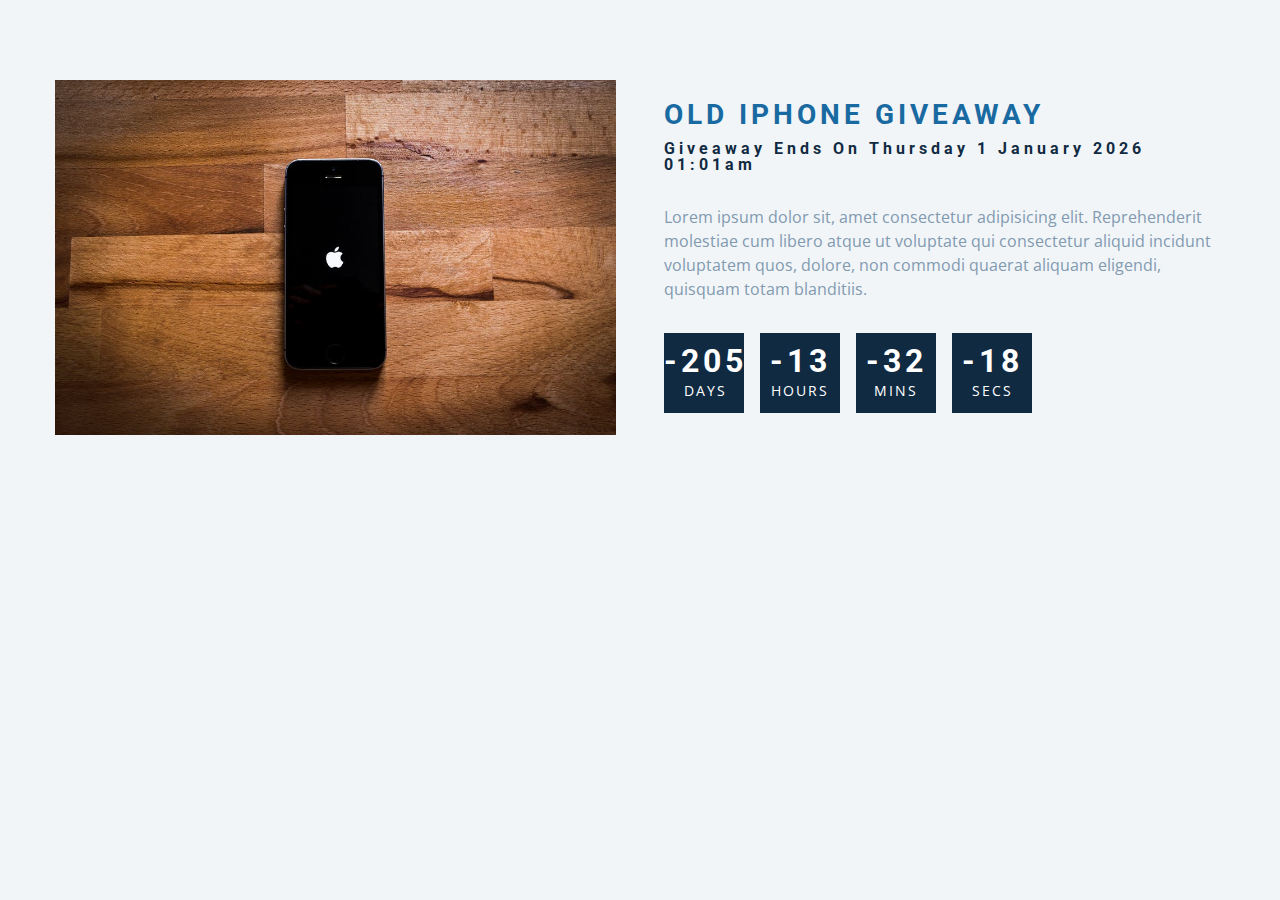
<file: Small-Projects/countdown-clock/index.html>
<!DOCTYPE html>
<html lang="en">
  <head>
    <meta charset="UTF-8" />
    <meta name="viewport" content="width=device-width, initial-scale=1.0" />
    <title>Countdown</title>

    <!-- styles -->
    <link rel="stylesheet" href="style.css" />
  </head>
  <body>
    <section class="section-center">
      <!-- image -->
      <article class="gift-img">
        <img src="image.png" alt="gift" />
      </article>
      <!-- info -->
      <article class="gift-info">
        <h3>old iphone giveaway</h3>
        <h4 class="giveaway">
          giveaway ends on Sunday, 24 April 2020, 8:00am
        </h4>
        <p>
          Lorem ipsum dolor sit, amet consectetur adipisicing elit.
          Reprehenderit molestiae cum libero atque ut voluptate qui consectetur
          aliquid incidunt voluptatem quos, dolore, non commodi quaerat aliquam
          eligendi, quisquam totam blanditiis.
        </p>
        <div class="deadline">
          <!-- days -->
          <div class="deadline-format">
            <div>
              <h4 class="days">34</h4>
              <span>days</span>
            </div>
          </div>
          <!-- end of days -->
          <!-- days -->
          <div class="deadline-format">
            <div>
              <h4 class="hours">34</h4>
              <span>hours</span>
            </div>
          </div>
          <!-- end of days -->
          <!-- minutes -->
          <div class="deadline-format">
            <div>
              <h4 class="minutes">34</h4>
              <span>mins</span>
            </div>
          </div>
          <!-- end of days -->
          <!-- minutes -->
          <div class="deadline-format">
            <div>
              <h4 class="seconds">34</h4>
              <span>secs</span>
            </div>
          </div>
          <!-- end of days -->
        </div>
      </article>
    </section>
    <!-- javascript -->
    <script src="script.js"></script>
  </body>
</html>
</file>
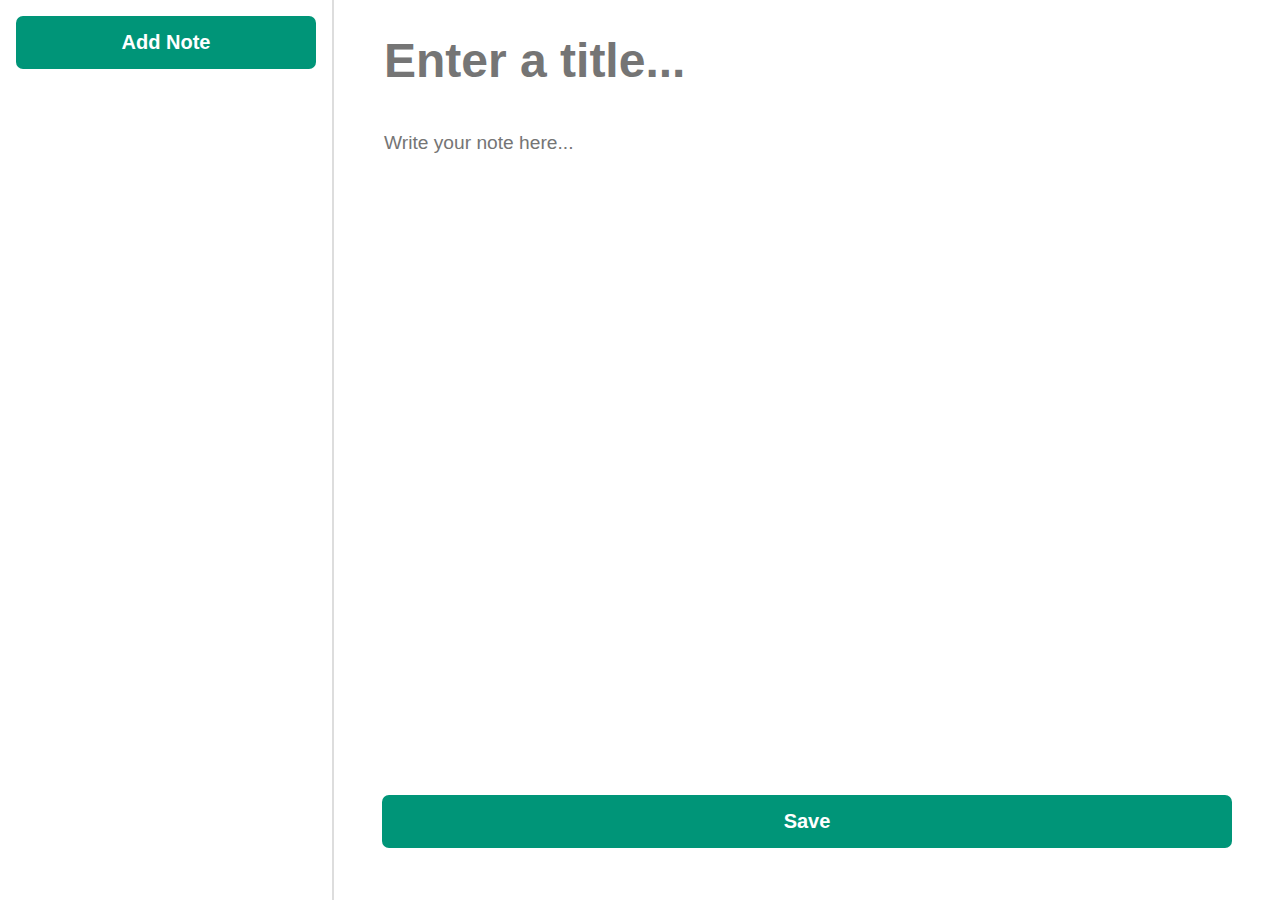
<file: Small-Projects/notes-app/index.html>
<!DOCTYPE html>
<html lang="en">
<head>
    <meta charset="UTF-8">
    <meta http-equiv="X-UA-Compatible" content="IE=edge">
    <meta name="viewport" content="width=device-width, initial-scale=1.0">
    <title>Notes App</title>
    <link rel="stylesheet" href="style.css">
</head>
<body>
    <div class="notes" id="app">
        <div class="notes-sidebar">
            <button class="notes-add btn" type="button">Add Note</button>
        </div>
        <div class="notes-preview">
            <input class="notes-title" type="text" placeholder="Enter a title...">
            <textarea class="notes-body" placeholder="Write your note here..."></textarea>
            <button class="btn" onclick="saveNote()">Save</button>
        </div>
    </div>
    <script src="script.js"></script>
</body>
</html>
</file>
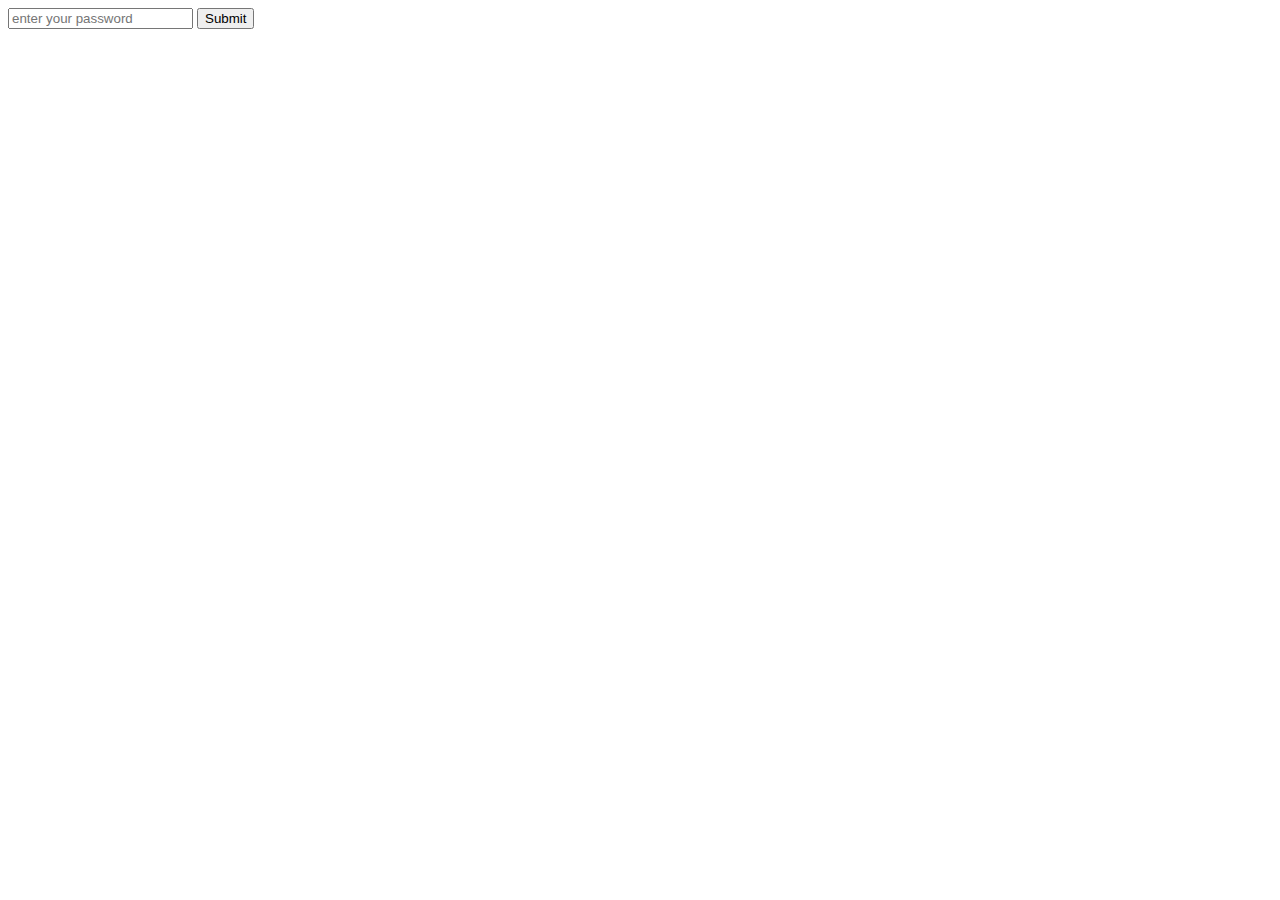
<file: js-practic/do..while.html>
<!DOCTYPE html>
<html lang="en">
<head>
    <meta charset="UTF-8">
    <meta name="viewport" content="width=device-width, initial-scale=1.0">
    <title>Document</title>
</head>
<body>
    <p id="pass" style="display: none;">you gussed the password wourrey</p>
    <input type="text" placeholder="enter your password">
<button id="submitBtn">Submit</button>

    
    <script src="do...while.js"></script>
</body>
</html>
</file>
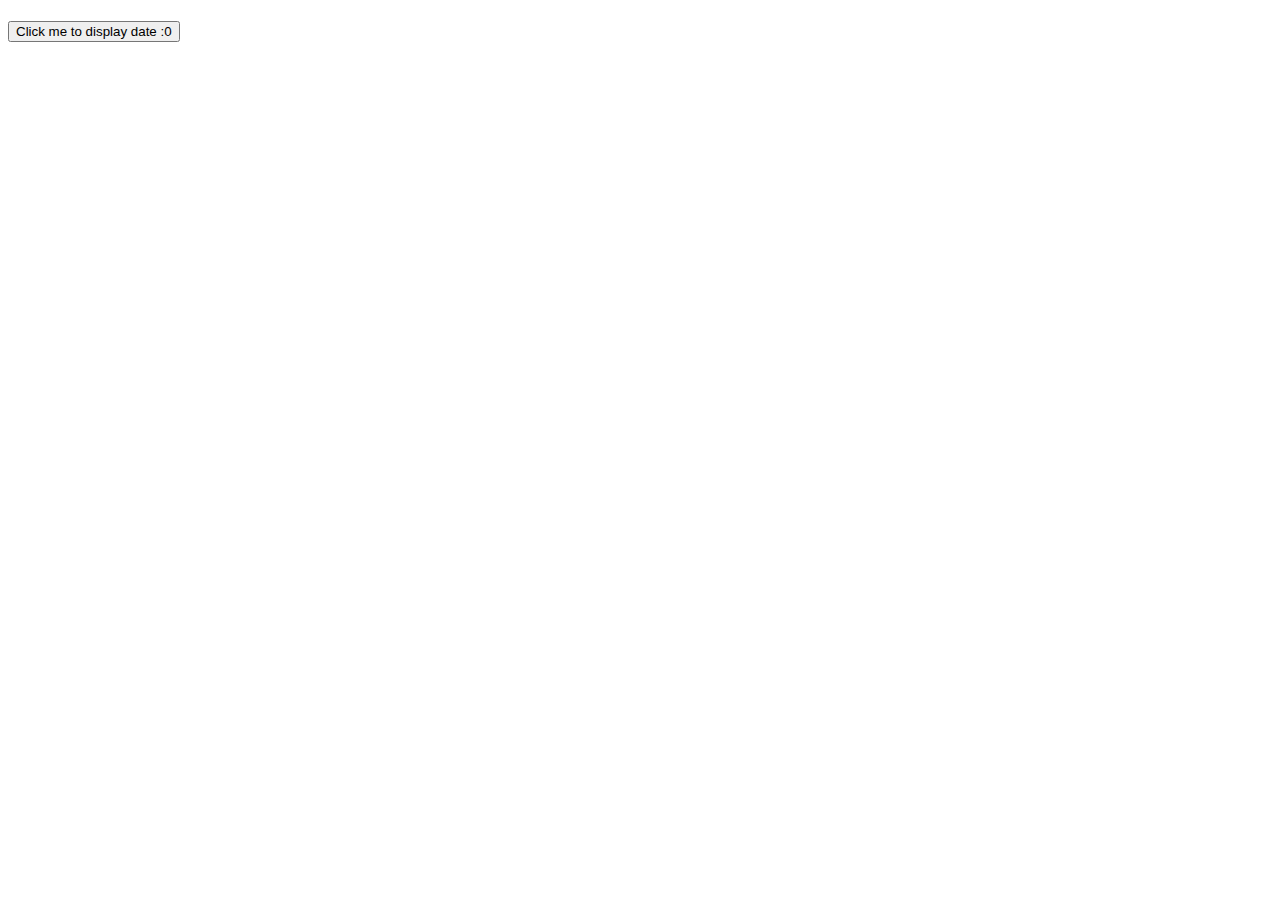
<file: js-practic/events.html>
<!DOCTYPE html>
<html lang="en">
<head>
    <meta charset="UTF-8">
    <meta name="viewport" content="width=device-width, initial-scale=1.0">
    <title>Document</title>
</head>
<body>
    <h1></h1>
    <button onclick="showTime()">Click me to display date :0</button>
</body>
<script>
    function showTime(){
        document.querySelector('h1').textContent = Date();
    }
</script>

</html>
</file>
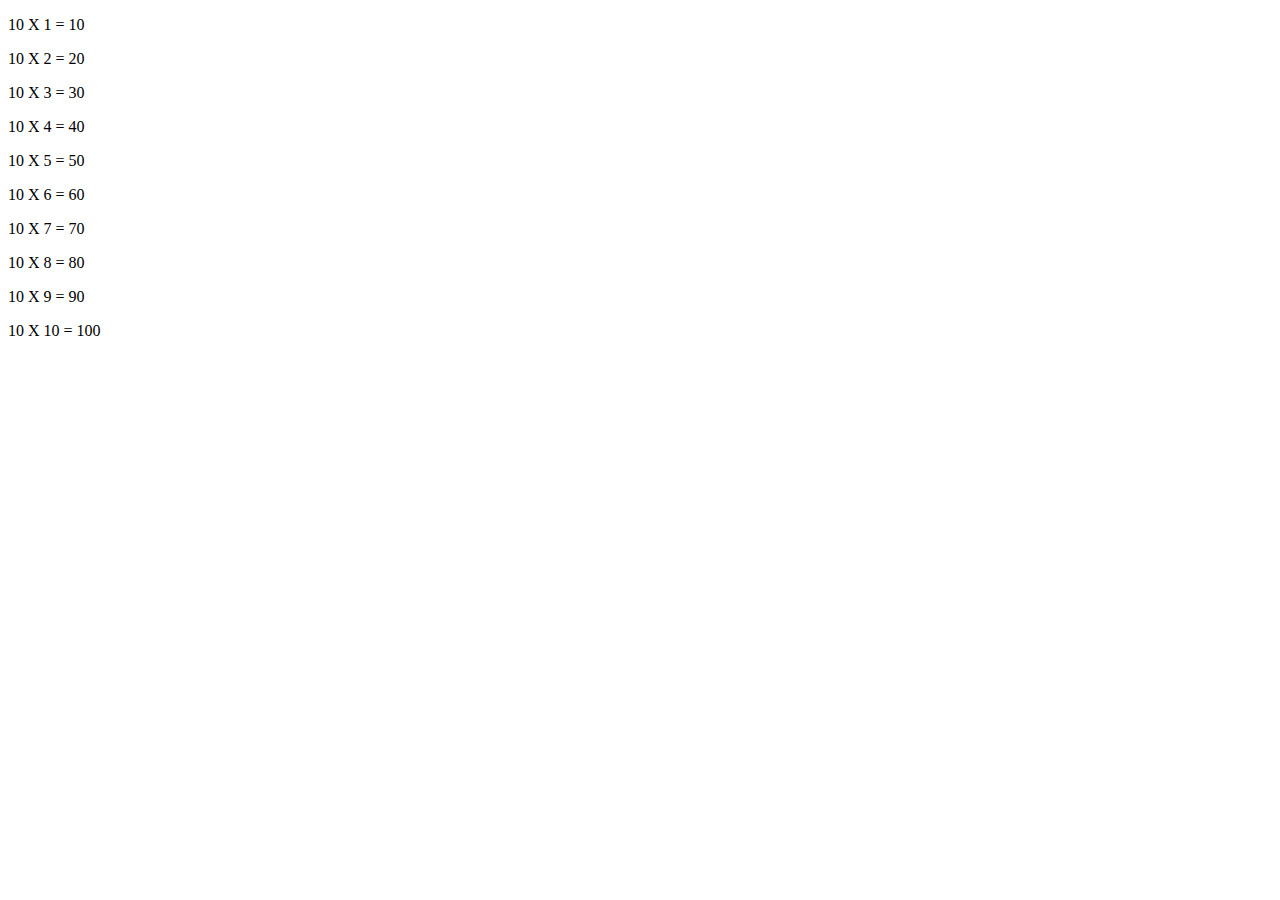
<file: js-practic/for...loop-index.html>
<!DOCTYPE html>
<html lang="en">
<head>
    <meta charset="UTF-8">
    <meta name="viewport" content="width=device-width, initial-scale=1.0">
    <title>Document</title>
</head>
<body>
    <div class="result"></div>
    <script src="table-for..loop.js"></script>
</body>
</html>
</file>
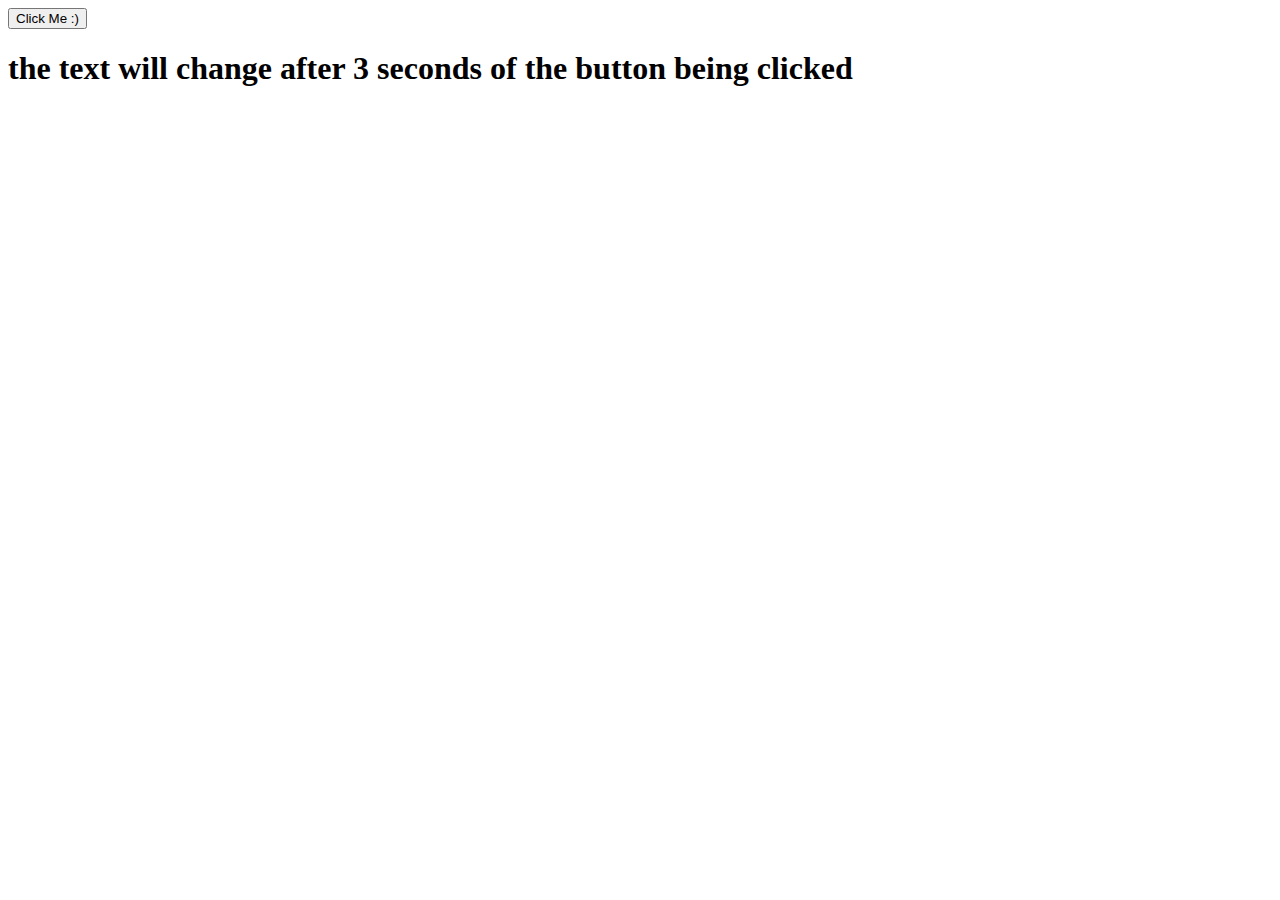
<file: js-practic/time-out.html>
<!DOCTYPE html>
<html lang="en">
<head>
    <meta charset="UTF-8">
    <meta name="viewport" content="width=device-width, initial-scale=1.0">
    <title>Document</title>
</head>
<body>
    <button onclick="setTimeout(buttonPressed , 3000)">Click Me :)
    </button>
    <h1>
        the text will change after 3 seconds of the button being clicked
    </h1>
    <script>
        const heading = document.querySelector("h1");
        function buttonPressed(){
            heading.textContent = "i was clicked 3 seconds ago :)"
        }
    </script>
</body>
</html>
</file>
<file: Small-Projects/countdown-clock/style.css>
/*
=============== 
Fonts
===============
*/
@import url("https://fonts.googleapis.com/css?family=Open+Sans|Roboto:400,700&display=swap");

/*
=============== 
Variables
===============
*/

:root {
  /* dark shades of primary color*/
  --clr-primary-1: hsl(205, 86%, 17%);
  --clr-primary-2: hsl(205, 77%, 27%);
  --clr-primary-3: hsl(205, 72%, 37%);
  --clr-primary-4: hsl(205, 63%, 48%);
  /* primary/main color */
  --clr-primary-5: #49a6e9;
  /* lighter shades of primary color */
  --clr-primary-6: hsl(205, 89%, 70%);
  --clr-primary-7: hsl(205, 90%, 76%);
  --clr-primary-8: hsl(205, 86%, 81%);
  --clr-primary-9: hsl(205, 90%, 88%);
  --clr-primary-10: hsl(205, 100%, 96%);
  /* darkest grey - used for headings */
  --clr-grey-1: hsl(209, 61%, 16%);
  --clr-grey-2: hsl(211, 39%, 23%);
  --clr-grey-3: hsl(209, 34%, 30%);
  --clr-grey-4: hsl(209, 28%, 39%);
  /* grey used for paragraphs */
  --clr-grey-5: hsl(210, 22%, 49%);
  --clr-grey-6: hsl(209, 23%, 60%);
  --clr-grey-7: hsl(211, 27%, 70%);
  --clr-grey-8: hsl(210, 31%, 80%);
  --clr-grey-9: hsl(212, 33%, 89%);
  --clr-grey-10: hsl(210, 36%, 96%);
  --clr-white: #fff;
  --clr-red-dark: hsl(360, 67%, 44%);
  --clr-red-light: hsl(360, 71%, 66%);
  --clr-green-dark: hsl(125, 67%, 44%);
  --clr-green-light: hsl(125, 71%, 66%);
  --clr-black: #222;
  --clr-gold: #c59d5f;
  --ff-primary: "Roboto", sans-serif;
  --ff-secondary: "Open Sans", sans-serif;
  --transition: all 0.3s linear;
  --spacing: 0.25rem;
  --radius: 0.5rem;
  --light-shadow: 0 5px 15px rgba(0, 0, 0, 0.1);
  --dark-shadow: 0 5px 15px rgba(0, 0, 0, 0.2);
  --max-width: 1170px;
  --fixed-width: 620px;
}
/*
=============== 
Global Styles
===============
*/

*,
::after,
::before {
  margin: 0;
  padding: 0;
  box-sizing: border-box;
}
body {
  font-family: var(--ff-secondary);
  background: var(--clr-grey-10);
  color: var(--clr-grey-1);
  line-height: 1.5;
  font-size: 0.875rem;
}
ul {
  list-style-type: none;
}
a {
  text-decoration: none;
}
img:not(.logo) {
  width: 100%;
}
img {
  display: block;
}

h1,
h2,
h3,
h4 {
  letter-spacing: var(--spacing);
  text-transform: capitalize;
  line-height: 1.25;
  margin-bottom: 0.75rem;
  font-family: var(--ff-primary);
}
h1 {
  font-size: 3rem;
}
h2 {
  font-size: 2rem;
}
h3 {
  font-size: 1.25rem;
}
h4 {
  font-size: 0.875rem;
}
p {
  margin-bottom: 1.25rem;
  color: var(--clr-grey-5);
}
@media screen and (min-width: 800px) {
  h1 {
    font-size: 4rem;
  }
  h2 {
    font-size: 2.5rem;
  }
  h3 {
    font-size: 1.75rem;
  }
  h4 {
    font-size: 1rem;
  }
  body {
    font-size: 1rem;
  }
  h1,
  h2,
  h3,
  h4 {
    line-height: 1;
  }
}
/*  global classes */

.btn {
  text-transform: uppercase;
  background: transparent;
  color: var(--clr-black);
  padding: 0.375rem 0.75rem;
  letter-spacing: var(--spacing);
  display: inline-block;
  transition: var(--transition);
  font-size: 0.875rem;
  border: 2px solid var(--clr-black);
  cursor: pointer;
  box-shadow: 0 1px 3px rgba(0, 0, 0, 0.2);
  border-radius: var(--radius);
}
.btn:hover {
  color: var(--clr-white);
  background: var(--clr-black);
}
/* section */
.section {
  padding: 5rem 0;
}

.section-center {
  width: 90vw;
  margin: 5rem auto;
  max-width: 1170px;
}

main {
  min-height: 100vh;
  display: grid;
  place-items: center;
}
/*
=============== 
Countdown Timer
===============
*/
.gift-img {
  margin-bottom: 2rem;
}
.gift-info h3 {
  text-transform: uppercase;
  color: var(--clr-primary-3);
}
.gift-info p {
  color: var(--clr-grey-6);
}
.date {
  color: var(--clr-grey-5);
  font-size: 0.85rem;
}
@media screen and (min-width: 992px) {
  .section-center {
    display: grid;
    grid-template-columns: 1fr 1fr;
    place-items: center;
    gap: 3rem;
    width: 95vw;
  }
  .gift-img {
    margin-bottom: 0;
  }
}
.gift-info p {
  margin: 2rem 0;
}
.deadline {
  display: flex;
}
.deadline-format {
  background: var(--clr-grey-1);
  color: var(--clr-white);
  margin-right: 1rem;
  width: 5rem;
  height: 5rem;
  display: grid;
  place-items: center;
  text-align: center;
}
.deadline-format span {
  display: block;
  text-transform: uppercase;
  letter-spacing: 2px;
  font-size: 0.85rem;
}
.deadline h4:not(.expired) {
  font-size: 2rem;
  margin-bottom: 0.25rem;
  letter-spacing: var(--spacing);
}
</file>
<file: Small-Projects/notes-app/style.css>
html,
body {
    height: 100%;
    margin: 0;
}

.notes {
    display: flex;
    height: 100%;
}

.notes * {
    font-family: sans-serif;
}

.notes-sidebar {
    border-right: 2px solid #dddddd;
    flex-shrink: 0;
    overflow-y: auto;
    padding: 1em;
    width: 300px;
}

.btn {
    background: #009578;
    border: none;
    border-radius: 7px;
    color: #ffffff;
    cursor: pointer;
    font-size: 1.25em;
    font-weight: bold;
    margin-bottom: 1em;
    padding: 0.75em 0;
    width: 100%;
}

.btn:hover {
    background: #00af8c;
}

.notes-list-item {
    cursor: pointer;
}

.notes-list-item-selected {
    background: #eeeeee;
    border-radius: 7px;
    font-weight: bold;
}

.notes-small-title,
.notes-small-updated {
    padding: 10px;
}

.notes-small-title {
    font-size: 1.2em;
}

.notes-small-updated {
    font-size: 0.85rem;
    color: #aaaaaa;
    text-align: right;
    font-weight: 200;
}

.notes-preview {
    display: flex;
    flex-direction: column;
    padding: 2em 3em;
    flex-grow: 1;
}

.notes-title,
.notes-body {
    border: none;
    outline: none;
    width: 100%;
}

.notes-title {
    font-size: 3em;
    font-weight: bold;
}

.notes-body {
    flex-grow: 1;
    font-size: 1.2em;
    line-height: 1.5;
    margin-top: 2em;
    resize: none;
}
</file>
